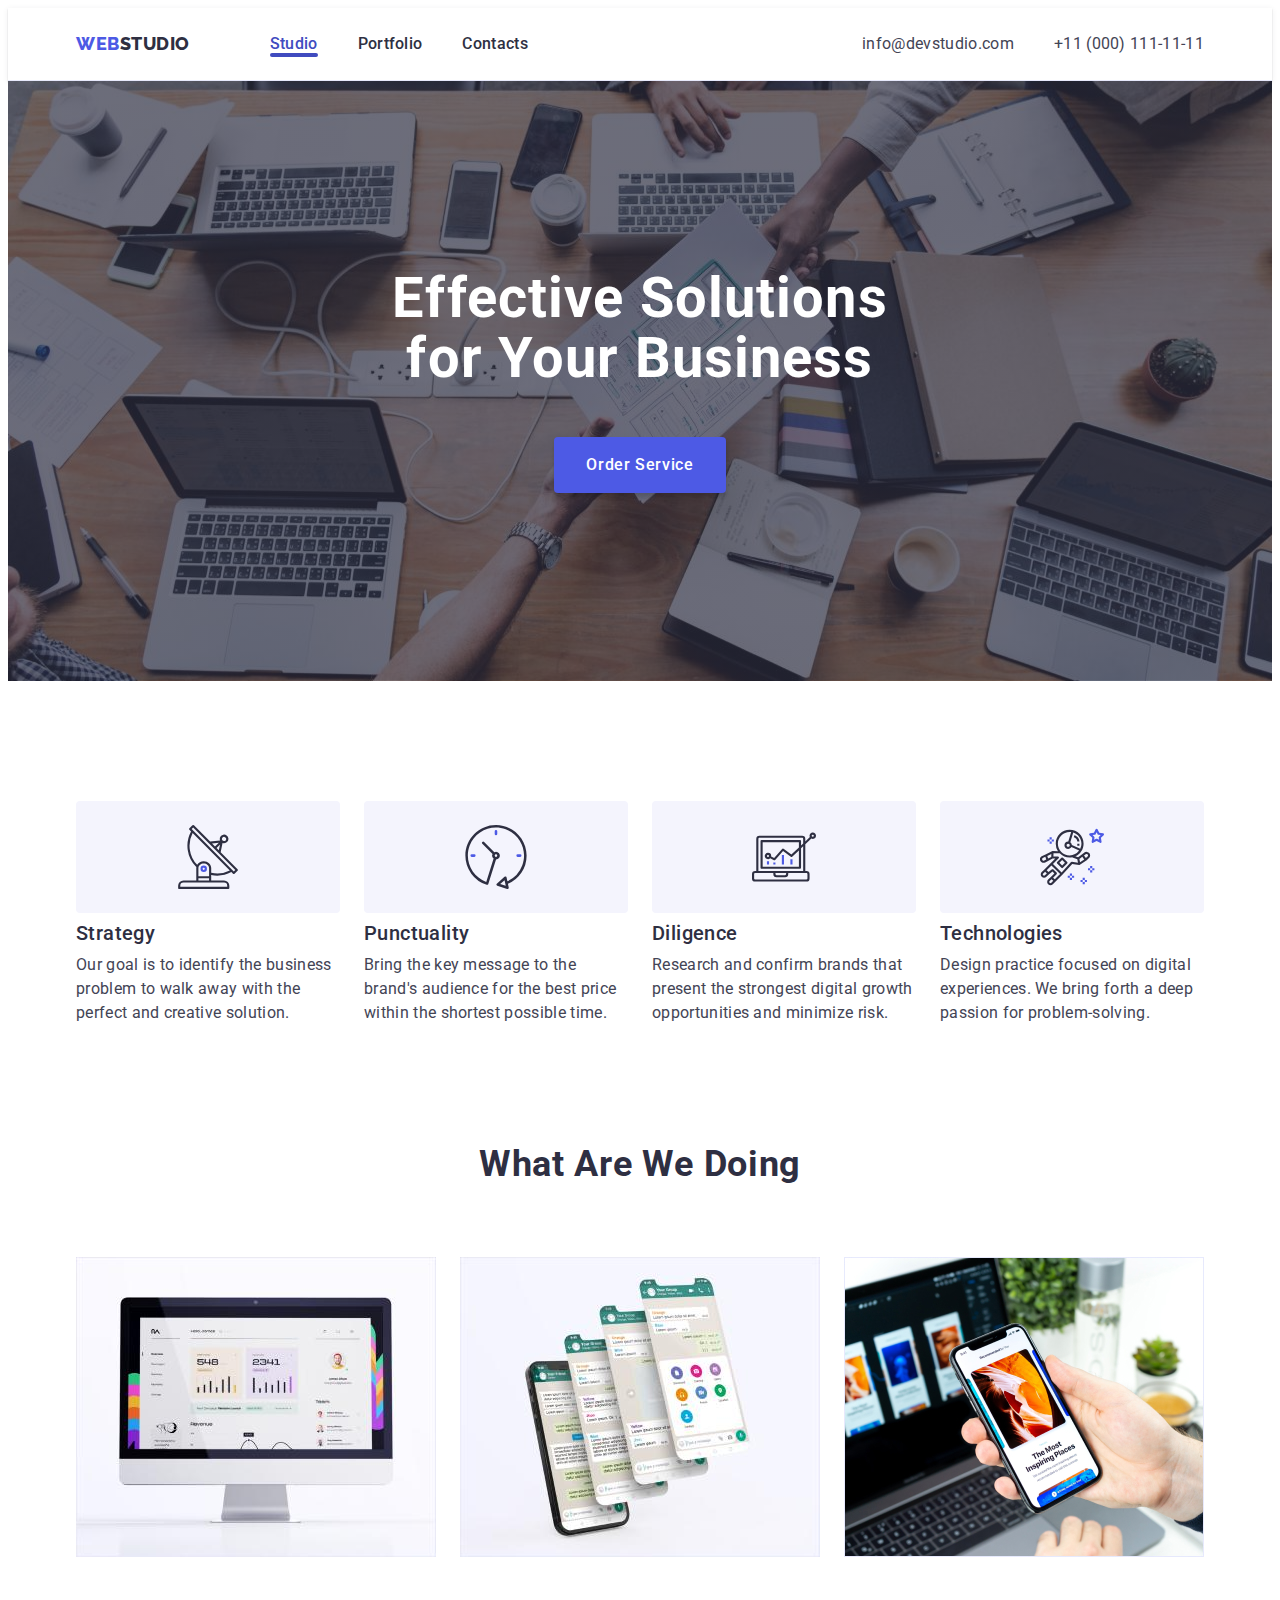
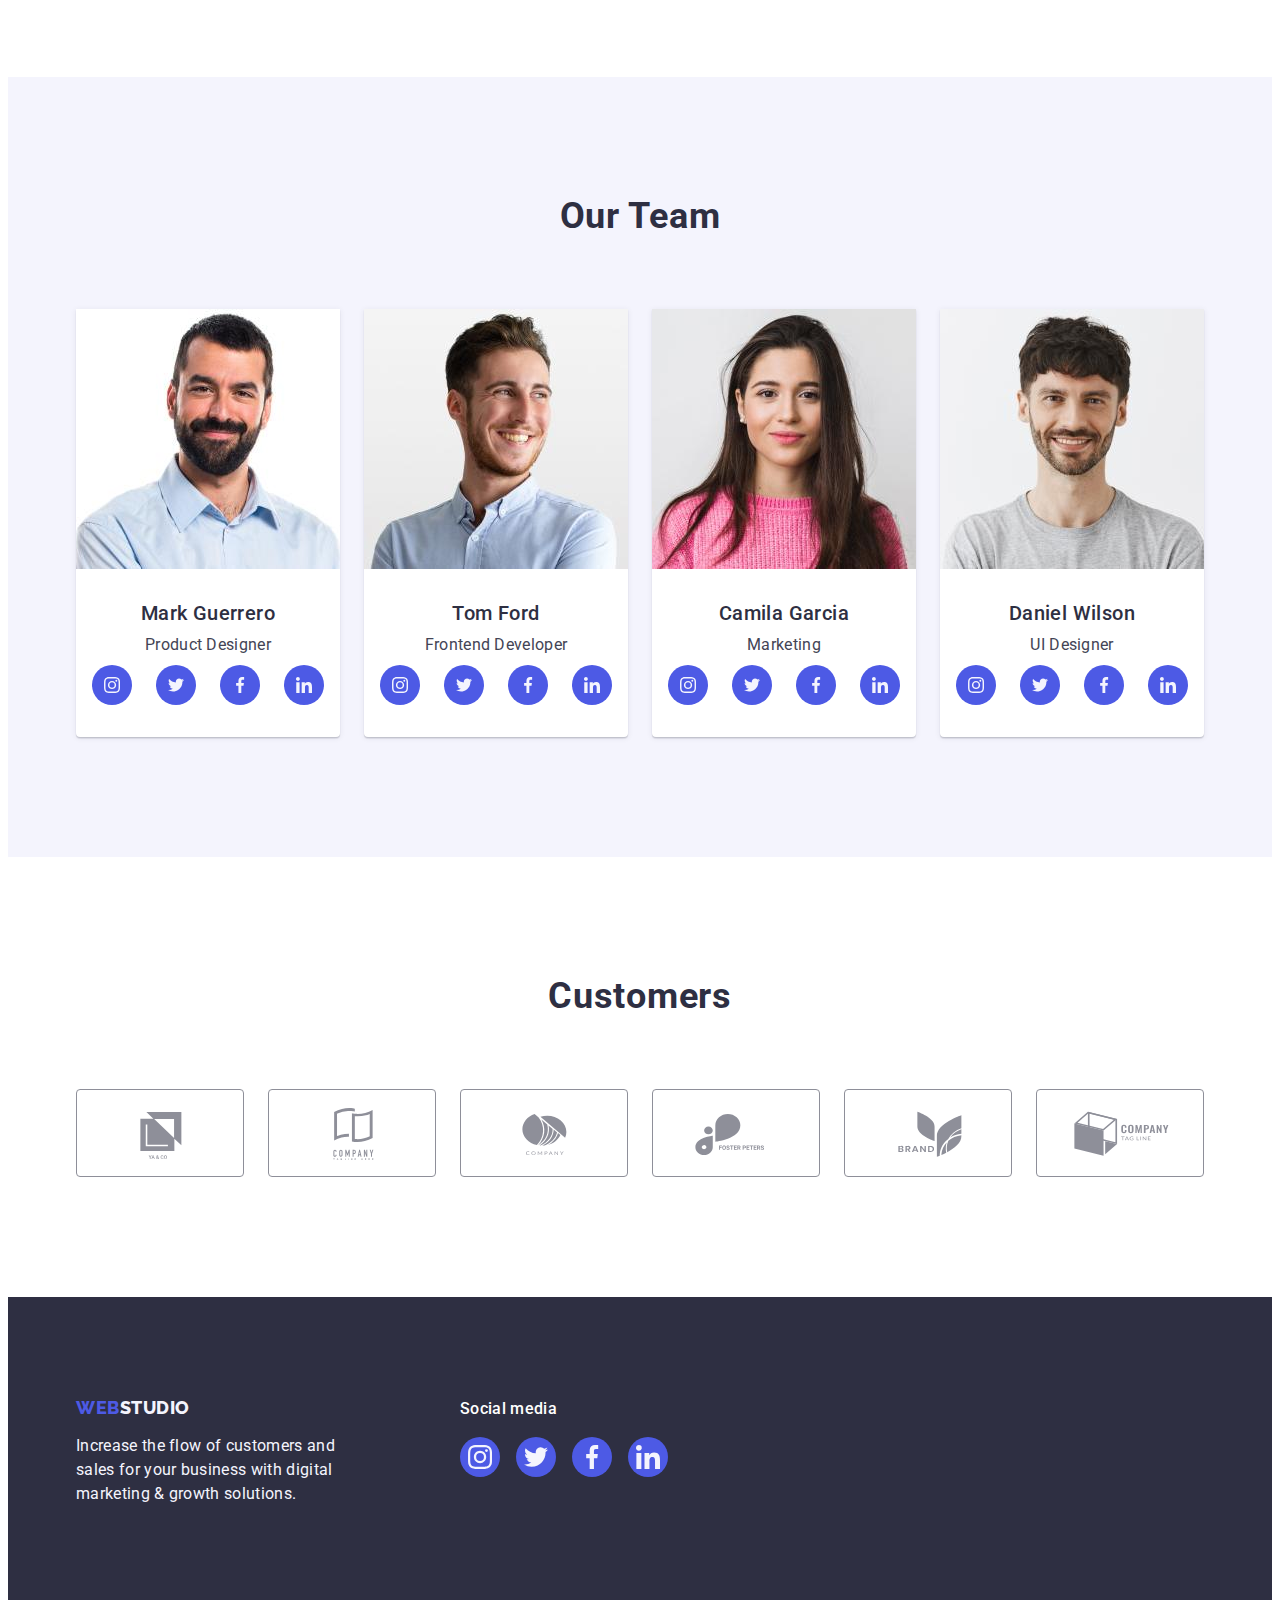
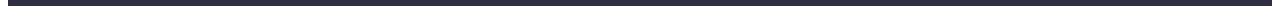
<file: index.html>
<!DOCTYPE html>
<html lang="en">

<head>
    <meta charset="UTF-8">
    <meta http-equiv="X-UA-Compatible" content="IE=edge">
    <meta name="viewport" content="width=device-width, initial-scale=1.0">
    <link rel="preconnect" href="https://fonts.googleapis.com">
    <link rel="preconnect" href="https://fonts.gstatic.com" crossorigin>
    <link
        href="https://fonts.googleapis.com/css2?family=Poltawski+Nowy:ital,wght@1,500&family=Raleway:wght@800&family=Roboto:wght@400;500;700&display=swap"
        rel="stylesheet" />
    <link rel="stylesheet" href="https://cdnjs.cloudflare.com/ajax/libs/modern-normalize/2.0.0/modern-normalize.min.css"
        integrity="sha512-4xo8blKMVCiXpTaLzQSLSw3KFOVPWhm/TRtuPVc4WG6kUgjH6J03IBuG7JZPkcWMxJ5huwaBpOpnwYElP/m6wg=="
        crossorigin="anonymous" referrerpolicy="no-referrer" />
    <link rel="stylesheet" href="./css/styles.css" />
    <title>Webstudio</title>
</head>

<body>
    <header class="header-page">
        <div class="header-container container">
            <nav class="header-nav">
                <a class="header-logo-blue link" href="./index.html">Web<span class="header-logo-black">Studio</span>
                </a>
                <ul class="header-nav-list list">
                    <li class="header-nav-item">
                        <a class="header-nav-link link current" href="./index.html">Studio</a>
                    </li>
                    <li class="header-nav-item">
                        <a class="header-nav-link link" href="./portfolio.html">Portfolio</a>
                    </li>
                    <li class="header-nav-item">
                        <a class="header-nav-link link" href="">Contacts</a>
                    </li>
                </ul>
            </nav>
            <address class="header-contacts">
                <ul class="header-contacts-list list">
                    <li class="header-contacts-item">
                        <a class="header-contacts-link link" href="mailto:info@devstudio.com">info@devstudio.com</a>
                    </li>
                    <li class="header-contacts-item">
                        <a class="header-contacts-link link" href="tel:+110001111111">+11 (000) 111-11-11</a>
                    </li>
                </ul>
            </address>
        </div>
    </header>
    <!--HERO-->
    <main>
        <section class="hero-section hero-section-bg-img">
            <div class="container">
                <h1 class="hero-title">Effective Solutions for Your Business</h1>
                <button class="hero-button" type="button" data-modal-open>Order Service</button>
            </div>
        </section>
        <!--BENEFITS-->
        <section class="benefits">
            <div class="container">
                <h2 class="visually-hidden">Our benefits</h2>
                <ul class="benefits-list list">
                    <li class="benefits-item">
                        <div class="benefits-cover">
                            <svg class="benefits-icon" aria-label="antenna" width="64" height="64">
                                <use href="./images/icons.svg#icon-antenna"></use>
                            </svg>
                        </div>
                        <h3 class="benefits-title">Strategy</h3>
                        <p class="benefits-text">Our goal is to identify the business
                            problem to walk away with the perfect and creative solution.</p>
                    </li>
                    <li class="benefits-item">
                        <div class="benefits-cover">
                            <svg class="benefits-icon" aria-label="clock" width="64" height="64">
                                <use href="./images/icons.svg#icon-clock"></use>
                            </svg>
                        </div>
                        <h3 class="benefits-title">Punctuality</h3>
                        <p class="benefits-text">Bring the key message to the brand's audience for
                            the best price within the shortest possible time.
                        </p>
                    </li>
                    <li class="benefits-item">
                        <div class="benefits-cover">
                            <svg class="benefits-icon" aria-label="diagram" width="64" height="64">
                                <use href="./images/icons.svg#icon-diagram"></use>
                            </svg>
                        </div>
                        <h3 class="benefits-title">Diligence</h3>
                        <p class="benefits-text">Research and confirm brands that present the
                            strongest digital growth opportunities and minimize risk.
                        </p>
                    </li>
                    <li class="benefits-item">
                        <div class="benefits-cover">
                            <svg class="benefits-icon" aria-label="astronaut" width="64" height="64">
                                <use href="./images/icons.svg#icon-astronaut"></use>
                            </svg>
                        </div>
                        <h3 class="benefits-title">Technologies</h3>
                        <p class="benefits-text">Design practice focused on digital experiences.
                            We bring forth a deep passion for
                            problem-solving.
                        </p>
                    </li>
                </ul>
            </div>
        </section>
        <!--Preview-->
        <section class="preview">
            <div class="container">
                <h2 class="preview-title">What are we doing</h2>
                <ul class="preview-list list">
                    <li class="preview-item">
                        <img src="./images/what-are-we-doing/img1.jpg" alt="Computer interface" width="360"
                            height="300" />
                    </li>
                    <li class="preview-item">
                        <img src="./images/what-are-we-doing/img2.jpg" alt="Apps interface" width="360" height="300" />
                    </li>
                    <li class="preview-item">
                        <img src="./images/what-are-we-doing/img3.jpg" alt="Webpage interface" width="360"
                            height="300" />
                    </li>
                </ul>
            </div>
        </section>
        <!--Team members-->
        <section class="team">
            <div class="container">
                <h2 class="team-title">Our Team</h2>
                <ul class="team-list list">
                    <li class="team-item">
                        <img src="./images/our-team/img-mark.jpg" alt="Mark Guerrero" width="264" height="260" />
                        <div class="team-cover">
                            <h3 class="team-member">Mark Guerrero</h3>
                            <p class="team-occupation">Product Designer</p>
                            <ul class="team-icons list">
                                <li class="team-icons-item">
                                    <a href="" class="team-icons-link">
                                        <svg class="team-icon" aria-label="instagram" width="16" height="16">
                                            <use href="./images/icons.svg#icon-instagram-2"></use>
                                        </svg>
                                    </a>
                                </li>
                                <li class="team-icons-item">
                                    <a href="" class="team-icons-link">
                                        <svg class="team-icon" aria-label="twitter" width="16" height="16">
                                            <use href="./images/icons.svg#icon-twitter-1"></use>
                                        </svg>
                                    </a>
                                </li>
                                <li class="team-icons-item">
                                    <a href="" class="team-icons-link">
                                        <svg class="team-icon" aria-label="facebook" width="16" height="16">
                                            <use href="./images/icons.svg#icon-facebook-1"></use>
                                        </svg>
                                    </a>
                                </li>
                                <li class="team-icons-item">
                                    <a href="" class="team-icons-link">
                                        <svg class="team-icon" aria-label="linkedin" width="16" height="16">
                                            <use href="./images/icons.svg#icon-linkedin-1"></use>
                                        </svg>
                                    </a>
                                </li>
                            </ul>
                        </div>
                    </li>
                    <li class="team-item">
                        <img src="./images/our-team/img-tom.jpg" alt="Tom Ford" width="264" height="260" />
                        <div class="team-cover">
                            <h3 class="team-member">Tom Ford</h3>
                            <p class="team-occupation">Frontend Developer</p>
                            <ul class="team-icons list">
                                <li class="team-icons-item">
                                    <a href="" class="team-icons-link">
                                        <svg class="team-icon" aria-label="instagram" width="16" height="16">
                                            <use href="./images/icons.svg#icon-instagram-2"></use>
                                        </svg>
                                    </a>
                                </li>
                                <li class="team-icons-item">
                                    <a href="" class="team-icons-link">
                                        <svg class="team-icon" aria-label="twitter" width="16" height="16">
                                            <use href="./images/icons.svg#icon-twitter-1"></use>
                                        </svg>
                                    </a>
                                </li>
                                <li class="team-icons-item">
                                    <a href="" class="team-icons-link">
                                        <svg class="team-icon" aria-label="facebook" width="16" height="16">
                                            <use href="./images/icons.svg#icon-facebook-1"></use>
                                        </svg>
                                    </a>
                                </li>
                                <li class="team-icons-item">
                                    <a href="" class="team-icons-link">
                                        <svg class="team-icon" aria-label="linkedin" width="16" height="16">
                                            <use href="./images/icons.svg#icon-linkedin-1"></use>
                                        </svg>
                                    </a>
                                </li>
                            </ul>
                        </div>
                    </li>
                    <li class="team-item">
                        <img src="./images/our-team/img-camila.jpg" alt="Camila Garcia" width="264" height="260" />
                        <div class="team-cover">
                            <h3 class="team-member">Camila Garcia</h3>
                            <p class="team-occupation">Marketing</p>
                            <ul class="team-icons list">
                                <li class="team-icons-item">
                                    <a href="" class="team-icons-link">
                                        <svg class="team-icon" aria-label="instagram" width="16" height="16">
                                            <use href="./images/icons.svg#icon-instagram-2"></use>
                                        </svg>
                                    </a>
                                </li>
                                <li class="team-icons-item">
                                    <a href="" class="team-icons-link">
                                        <svg class="team-icon" aria-label="twitter" width="16" height="16">
                                            <use href="./images/icons.svg#icon-twitter-1"></use>
                                        </svg>
                                    </a>
                                </li>
                                <li class="team-icons-item">
                                    <a href="" class="team-icons-link">
                                        <svg class="team-icon" aria-label="facebook" width="16" height="16">
                                            <use href="./images/icons.svg#icon-facebook-1"></use>
                                        </svg>
                                    </a>
                                </li>
                                <li class="team-icons-item">
                                    <a href="" class="team-icons-link">
                                        <svg class="team-icon" aria-label="linkedin" width="16" height="16">
                                            <use href="./images/icons.svg#icon-linkedin-1"></use>
                                        </svg>
                                    </a>
                                </li>
                            </ul>
                        </div>
                    </li>
                    <li class="team-item">
                        <img src="./images/our-team/img-daniel.jpg" alt="Daniel Wilson" width="264" height="260" />
                        <div class="team-cover">
                            <h3 class="team-member">Daniel Wilson</h3>
                            <p class="team-occupation">UI Designer</p>
                            <ul class="team-icons list">
                                <li class="team-icons-item">
                                    <a href="" class="team-icons-link">
                                        <svg class="team-icon" aria-label="instagram" width="16" height="16">
                                            <use href="./images/icons.svg#icon-instagram-2"></use>
                                        </svg>
                                    </a>
                                </li>
                                <li class="team-icons-item">
                                    <a href="" class="team-icons-link">
                                        <svg class="team-icon" aria-label="twitter" width="16" height="16">
                                            <use href="./images/icons.svg#icon-twitter-1"></use>
                                        </svg>
                                    </a>
                                </li>
                                <li class="team-icons-item">
                                    <a href="" class="team-icons-link">
                                        <svg class="team-icon" aria-label="facebook" width="16" height="16">
                                            <use href="./images/icons.svg#icon-facebook-1"></use>
                                        </svg>
                                    </a>
                                </li>
                                <li class="team-icons-item">
                                    <a href="" class="team-icons-link">
                                        <svg class="team-icon" aria-label="linkedin" width="16" height="16">
                                            <use href="./images/icons.svg#icon-linkedin-1"></use>
                                        </svg>
                                    </a>
                                </li>
                            </ul>
                        </div>
                    </li>
                </ul>
            </div>
        </section>

        <!--CUSTOMERS SECTION-->

        <section class="customers">
            <div class="container">
                <h2 class="customers-title">Customers</h2>
                <ul class="customers-list list">
                    <li class="customers-item">
                        <a href="" class="customers-link">
                            <svg class="customers-icon" aria-label="customers-logo" width="104" height="56">
                                <use href="./images/icons.svg#icon-Logo"></use>
                            </svg> </a>
                    </li>
                    <li class="customers-item">
                        <a href="" class="customers-link">
                            <svg class="customers-icon" aria-label="customers-logo" width="104" height="56">
                                <use href="./images/icons.svg#icon-Logo-1"></use>
                            </svg> </a>
                    </li>
                    <li class="customers-item">
                        <a href="" class="customers-link">
                            <svg class="customers-icon" aria-label="customers-logo" width="104" height="56">
                                <use href="./images/icons.svg#icon-Logo-2"></use>
                            </svg> </a>
                    </li>
                    <li class="customers-item">
                        <a href="" class="customers-link">
                            <svg class="customers-icon" aria-label="customers-logo" width="104" height="56">
                                <use href="./images/icons.svg#icon-Logo-3"></use>
                            </svg> </a>
                    </li>
                    <li class="customers-item">
                        <a href="" class="customers-link">
                            <svg class="customers-icon" aria-label="customers-logo" width="104" height="56">
                                <use href="./images/icons.svg#icon-Logo-4"></use>
                            </svg> </a>
                    </li>
                    <li class="customers-item">
                        <a href="" class="customers-link">
                            <svg class="customers-icon" aria-label="customers-logo" width="104" height="56">
                                <use href="./images/icons.svg#icon-Logo-5"></use>
                            </svg> </a>
                    </li>
                </ul>
            </div>
        </section>
    </main>

    <!--Footer-->

    <footer class="footer">
        <div class="footer-container container">
            <div class="footer-logo-cover">
                <a class="footer-logo-blue link" href="./index.html">Web<span class="footer-logo-white">Studio</span>
                </a>
                <p class="footer-subtext">Increase the flow of customers and sales for your business
                    with digital marketing & growth solutions.
                </p>
            </div>

            <div class="footer-cover">
                <p class="footer-media-subtext">Social media</p>
                <ul class="footer-media-list list">
                    <li class="footer-media-item">
                        <a href="" class="footer-media-link">
                            <svg class="footer-icon" aria-label="icon-instagram" width="24" height="24">
                                <use href="./images/icons.svg#icon-instagram-2"></use>
                            </svg>
                        </a>
                    </li>
                    <li class="footer-media-item">
                        <a href="" class="footer-media-link">
                            <svg class="footer-icon" aria-label="icon-twitter" width="24" height="24">
                                <use href="./images/icons.svg#icon-twitter-1"></use>
                            </svg>
                        </a>
                    </li>
                    <li class="footer-media-item">
                        <a href="" class="footer-media-link">
                            <svg class="footer-icon" aria-label="icon-facebook" width="24" height="24">
                                <use href="./images/icons.svg#icon-facebook-1"></use>
                            </svg>
                        </a>
                    </li>
                    <li class="footer-media-item">
                        <a href="" class="footer-media-link">
                            <svg class="footer-icon" aria-label="icon-linkedin" width="24" height="24">
                                <use href="./images/icons.svg#icon-linkedin-1"></use>
                            </svg>
                        </a>
                    </li>
                </ul>
            </div>
        </div>
    </footer>

    <div class="backdrop is-hidden" data-modal>
        <div class="modal">
            <button class="modal-button-close" type="button" data-modal-close>
                <svg class="modal-icon-close" aria-label="icon-modal-close" width="8" height="8">
                    <use href="./images/icons.svg#icon-close-icon"></use>
                </svg>
            </button>
        </div>
    </div>

    <script src="./js/modal.js"></script>

</body>

</html>
</file>
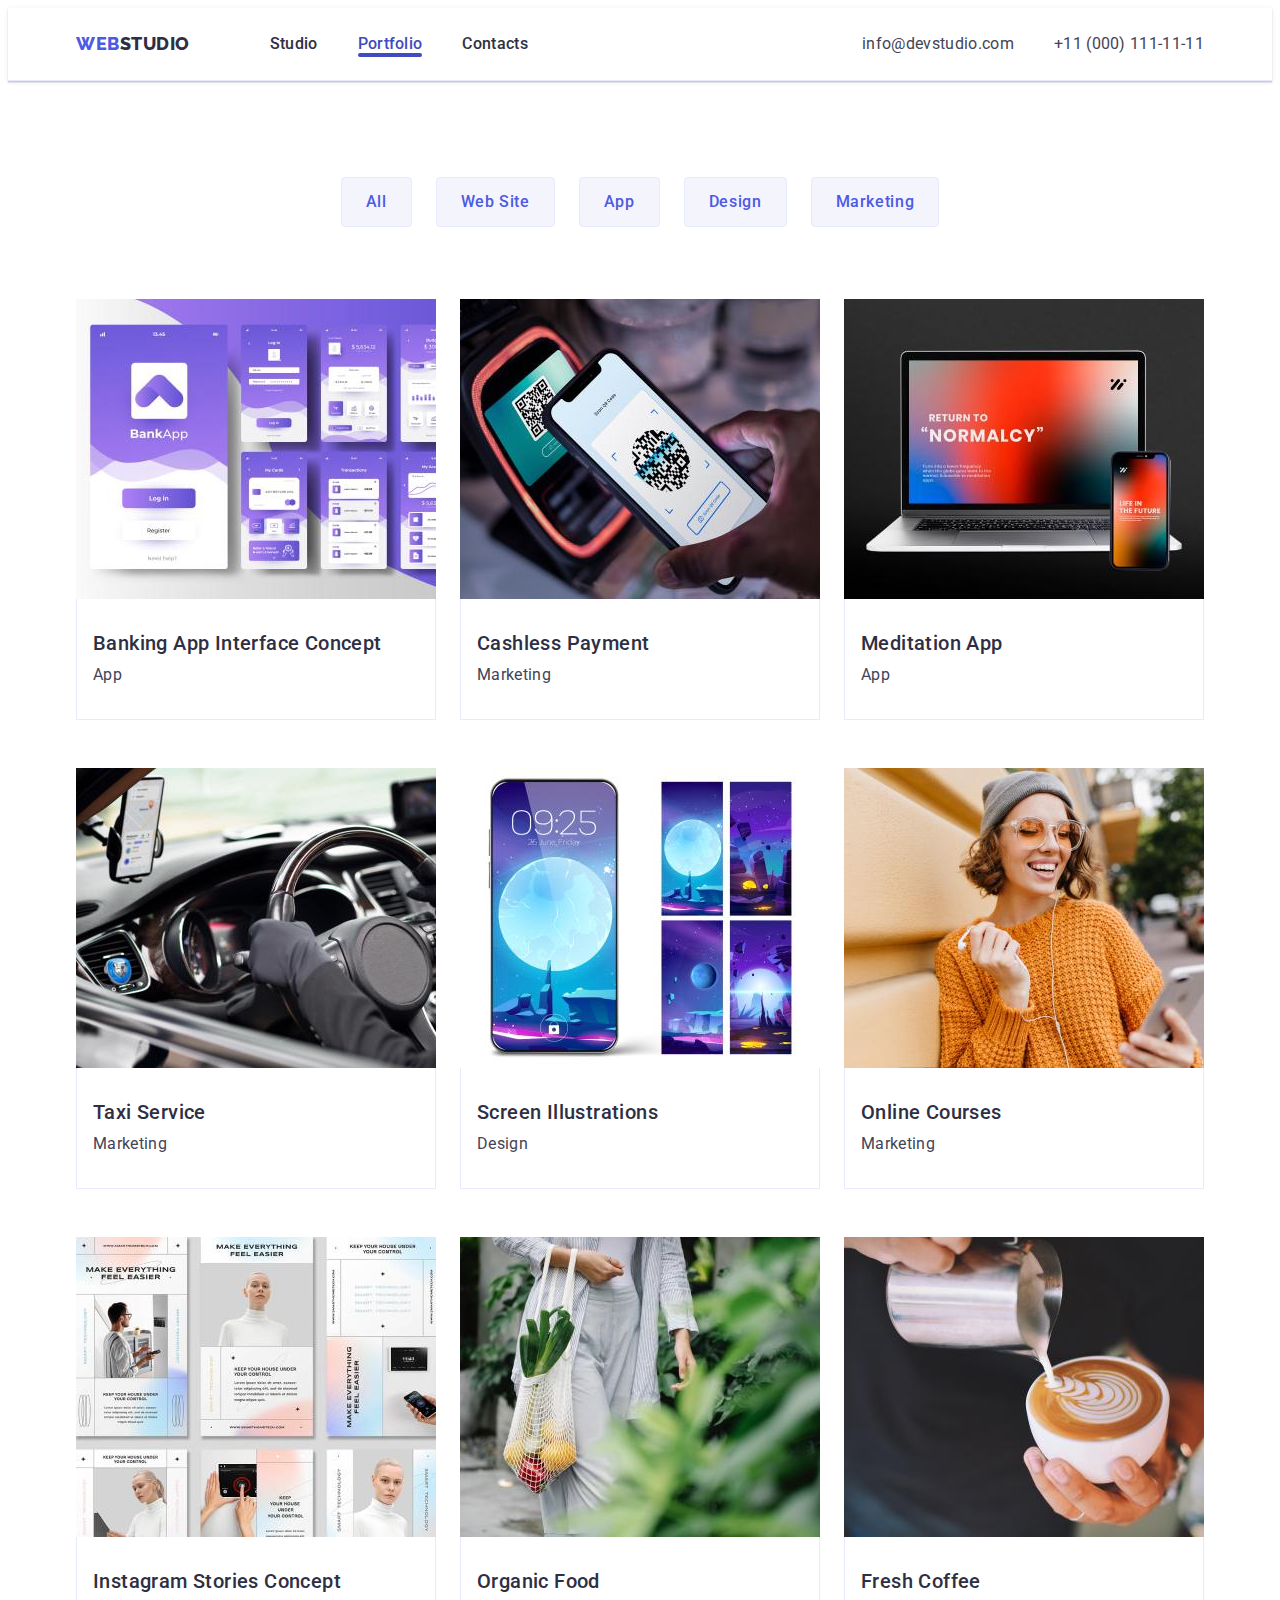
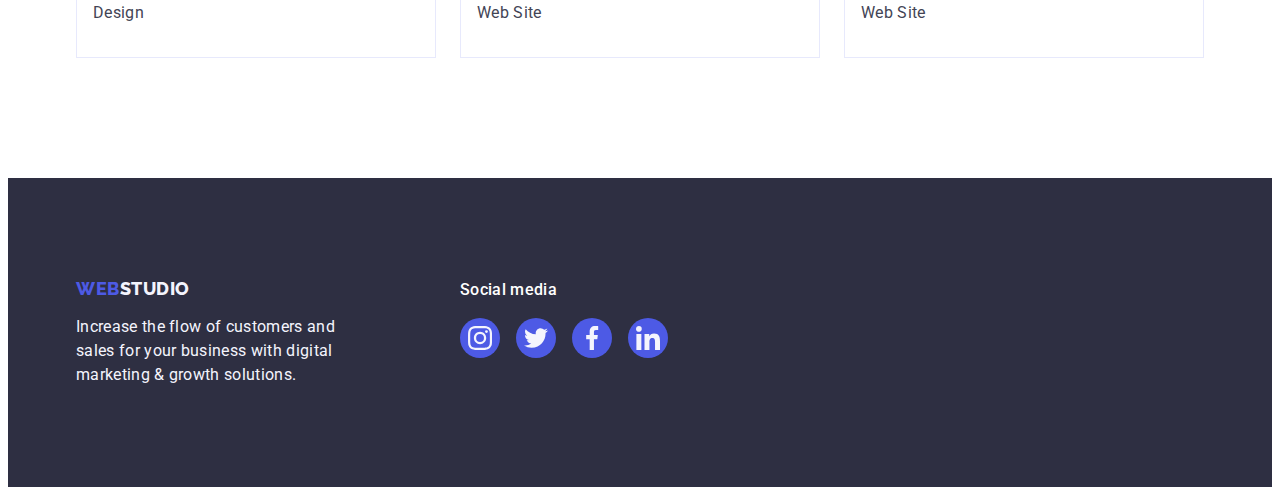
<file: portfolio.html>
<!DOCTYPE html>
<html lang="en">

<head>
    <meta charset="UTF-8">
    <meta http-equiv="X-UA-Compatible" content="IE=edge">
    <meta name="viewport" content="width=device-width, initial-scale=1.0">
    <link rel="preconnect" href="https://fonts.googleapis.com">
    <link rel="preconnect" href="https://fonts.gstatic.com" crossorigin>
    <link
        href="https://fonts.googleapis.com/css2?family=Poltawski+Nowy:ital,wght@1,500&family=Raleway:wght@800&family=Roboto:wght@400;500;700&display=swap"
        rel="stylesheet" />
    <link rel="stylesheet" href="https://cdnjs.cloudflare.com/ajax/libs/modern-normalize/2.0.0/modern-normalize.min.css"
        integrity="sha512-4xo8blKMVCiXpTaLzQSLSw3KFOVPWhm/TRtuPVc4WG6kUgjH6J03IBuG7JZPkcWMxJ5huwaBpOpnwYElP/m6wg=="
        crossorigin="anonymous" referrerpolicy="no-referrer" />
    <link rel="stylesheet" href="./css/styles.css" />
    <title>Webstudio</title>
</head>

<body>
    <header class="header-page">
        <div class="header-container container">
            <nav class="header-nav">
                <a class="header-logo-blue link" href="./index.html">Web<span class="header-logo-black">Studio</span>
                </a>
                <ul class="header-nav-list list">
                    <li class="header-nav-item">
                        <a class="header-nav-link link" href="./index.html">Studio</a>
                    </li>
                    <li class="header-nav-item">
                        <a class="header-nav-link link current" href="./portfolio.html">Portfolio</a>
                    </li>
                    <li class="header-nav-item">
                        <a class="header-nav-link link" href="">Contacts</a>
                    </li>
                </ul>
            </nav>
            <address class="header-contacts">
                <ul class="header-contacts-list list">
                    <li class="header-contacts-item">
                        <a class="header-contacts-link link" href="mailto:info@devstudio.com">info@devstudio.com</a>
                    </li>
                    <li class="header-contacts-item">
                        <a class="header-contacts-link link" href="tel:+110001111111">+11 (000) 111-11-11</a>
                    </li>
                </ul>
            </address>
        </div>
    </header>

    <!--Proposal Gallery-->

    <main>
        <section class="proposals">
            <div class="container">
                <h1 class="visually-hidden">Proposals</h1>
                <ul class="nav-list-proposals list">
                    <li>
                        <button class="nav-button-proposals" type="button">All</button>
                    </li>
                    <li>
                        <button class="nav-button-proposals" type="button">Web Site</button>
                    </li>
                    <li>
                        <button class="nav-button-proposals" type="button">App</button>
                    </li>
                    <li>
                        <button class="nav-button-proposals" type="button">Design</button>
                    </li>
                    <li>
                        <button class="nav-button-proposals" type="button">Marketing</button>
                    </li>
                </ul>

                <!--All-->

                <ul class="product-list list">
                    <li class="product-item">
                        <a class="product-link link" tabindex="0">
                            <div class="product-overley-cover">
                                <img class="product-image" src="./images/portfolio/banking.jpg"
                                    alt="Banking App Interface Concept" width="360" height="300" />
                                <p class="product-oveley-text">14 Stylish and User-Friendly App Design Concepts · Task
                                    Manager App · Calorie Tracker App · Exotic Fruit Ecommerce
                                    App · Cloud Storage App</p>
                            </div>
                            <div class="product-cover">
                                <h2 class="product-title">Banking App Interface Concept</h2>
                                <p class="product-type">App</p>
                            </div>
                        </a>
                    </li>
                    <li class="product-item">
                        <a class="product-link link" tabindex="0">
                            <div class="product-overley-cover">
                                <img class="product-image" src="./images/portfolio/payment.jpg" alt="Cashless Payment"
                                    width="360" height="300" />
                                <p class="product-oveley-text">14 Stylish and User-Friendly App Design Concepts · Task
                                    Manager App · Calorie Tracker App · Exotic Fruit Ecommerce
                                    App · Cloud Storage App</p>
                            </div>
                            <div class="product-cover">
                                <h2 class="product-title">Cashless Payment</h2>
                                <p class="product-type">Marketing</p>
                            </div>
                        </a>
                    </li>
                    <li class="product-item">
                        <a class="product-link link" tabindex="0">
                            <div class="product-overley-cover">
                                <img class="pr-image" src="./images/portfolio/meditation.jpg" alt="Meditation App"
                                    width="360" height="360" />
                                <p class="product-oveley-text">14 Stylish and User-Friendly App Design Concepts · Task
                                    Manager App · Calorie Tracker App · Exotic Fruit Ecommerce
                                    App · Cloud Storage App</p>
                            </div>
                            <div class="product-cover">
                                <h2 class="product-title">Meditation App</h2>
                                <p class="product-type">App</p>
                            </div>
                        </a>
                    </li>
                    <li class="product-item">
                        <a class="product-link link" tabindex="0">
                            <div class="product-overley-cover">
                                <img class="product-image" src="./images/portfolio/taxi.jpg" alt="Taxi Service"
                                    width="360" height="300" />
                                <p class="product-oveley-text">14 Stylish and User-Friendly App Design Concepts · Task
                                    Manager App · Calorie Tracker App · Exotic Fruit Ecommerce
                                    App · Cloud Storage App</p>
                            </div>
                            <div class="product-cover">
                                <h2 class="product-title">Taxi Service</h2>
                                <p class="product-type">Marketing</p>
                            </div>
                        </a>
                    </li>
                    <li class="product-item">
                        <a class="product-link link" tabindex="0">
                            <div class="product-overley-cover">
                                <img class="product-image" src="./images/portfolio/screen.jpg"
                                    alt="Screen Illustrations" width="360" height="300" />
                                <p class="product-oveley-text">14 Stylish and User-Friendly App Design Concepts · Task
                                    Manager App · Calorie Tracker App · Exotic Fruit Ecommerce
                                    App · Cloud Storage App</p>
                            </div>
                            <div class="product-cover">
                                <h2 class="product-title">Screen Illustrations</h2>
                                <p class="product-type">Design</p>
                            </div>
                        </a>
                    </li>
                    <li class="product-item">
                        <a class="product-link link" tabindex="0">
                            <div class="product-overley-cover">
                                <img class="product-image" src="./images/portfolio/courses.jpg" alt="Online Courses"
                                    width="360" height="300" />
                                <p class="product-oveley-text">14 Stylish and User-Friendly App Design Concepts · Task
                                    Manager App · Calorie Tracker App · Exotic Fruit Ecommerce
                                    App · Cloud Storage App</p>
                            </div>
                            <div class="product-cover">
                                <h2 class="product-title">Online Courses</h2>
                                <p class="product-type">Marketing</p>
                            </div>
                        </a>
                    </li>
                    <li class="product-item">
                        <a class="product-link link" tabindex="0">
                            <div class="product-overley-cover">
                                <img class="product-image" src="./images/portfolio/instagram.jpg"
                                    alt="Instagram Stories Concept" width="360" height="360" />
                                <p class="product-oveley-text">14 Stylish and User-Friendly App Design Concepts · Task
                                    Manager App · Calorie Tracker App · Exotic Fruit Ecommerce
                                    App · Cloud Storage App</p>
                            </div>
                            <div class="product-cover">
                                <h2 class="product-title">Instagram Stories Concept</h2>
                                <p class="product-type">Design</p>
                            </div>
                        </a>
                    </li>
                    <li class="product-item">
                        <a class="product-link link" tabindex="0">
                            <div class="product-overley-cover">
                                <img class="product-image" src="./images/portfolio/food.jpg" alt="Organic Food"
                                    width="360" height="300" />
                                <p class="product-oveley-text">14 Stylish and User-Friendly App Design Concepts · Task
                                    Manager App · Calorie Tracker App · Exotic Fruit Ecommerce
                                    App · Cloud Storage App</p>
                            </div>
                            <div class="product-cover">
                                <h2 class="product-title">Organic Food</h2>
                                <p class="product-type">Web Site</p>
                            </div>
                        </a>
                    </li>
                    <li class="product-item">
                        <a class="product-link link" tabindex="0">
                            <div class="product-overley-cover">
                                <img class="product-image" src="./images/portfolio/coffee.jpg" alt="Fresh Coffee"
                                    width="360" height="300" />
                                <p class="product-oveley-text">14 Stylish and User-Friendly App Design Concepts · Task
                                    Manager App · Calorie Tracker App · Exotic Fruit Ecommerce
                                    App · Cloud Storage App</p>
                            </div>
                            <div class="product-cover">
                                <h2 class="product-title">Fresh Coffee</h2>
                                <p class="product-type">Web Site</p>
                            </div>
                        </a>
                    </li>
                </ul>
            </div>
        </section>
    </main>

    <!--Footer-->

    <footer class="footer">
        <div class="footer-container container">
            <div class="footer-logo-cover">
                <a class="footer-logo-blue link" href="./index.html">Web<span class="footer-logo-white">Studio</span>
                </a>
                <p class="footer-subtext">Increase the flow of customers and sales for your business
                    with digital marketing & growth solutions.
                </p>
            </div>

            <div class="footer-cover">
                <p class="footer-media-subtext">Social media</p>
                <ul class="footer-media-list list">
                    <li class="footer-media-item">
                        <a href="" class="footer-media-link">
                            <svg class="footer-icon" aria-label="icon-instagram" width="24" height="24">
                                <use href="./images/icons.svg#icon-instagram-2"></use>
                            </svg>
                        </a>
                    </li>
                    <li class="footer-media-item">
                        <a href="" class="footer-media-link">
                            <svg class="footer-icon" aria-label="icon-twitter" width="24" height="24">
                                <use href="./images/icons.svg#icon-twitter-1"></use>
                            </svg>
                        </a>
                    </li>
                    <li class="footer-media-item">
                        <a href="" class="footer-media-link">
                            <svg class="footer-icon" aria-label="icon-facebook" width="24" height="24">
                                <use href="./images/icons.svg#icon-facebook-1"></use>
                            </svg>
                        </a>
                    </li>
                    <li class="footer-media-item">
                        <a href="" class="footer-media-link">
                            <svg class="footer-icon" aria-label="icon-linkedin" width="24" height="24">
                                <use href="./images/icons.svg#icon-linkedin-1"></use>
                            </svg>
                        </a>
                    </li>
                </ul>
            </div>
        </div>
    </footer>

</body>

</html>
</file>
<file: css/styles.css>
:root {
  --color-white: #ffffff;
  --primary-color: #2e2f42;
  --accent-color: #4d5ae5;
  --color-ocean: #404bbf;
  --color-slate: #434455;
  --color-cloud: #f4f4fd;
  --color-cornflower: #e7e9fc;
  --color-green: #31d0aa;
  --color-light-slate: #8e8f99;
  --color-dairy: #fcfcfc;
}

*,
*::before,
*::after {
  box-sizing: border-box;
}

body {
  font-family: "Roboto", sans-serif;
  color: var(--color-slate);
  background-color: var(--color-white);
  font-size: 16px;
  line-height: 1.5;
}

.list {
  list-style: none;
}

.link {
  text-decoration: none;
}

h1,
h2,
h3,
h4,
h5,
h6,
p,
ul {
  margin: 0;
  padding: 0;
}

input,
textarea,
button {
  font: inherit;
}

a {
  text-decoration: none;
  outline: none;
}

img {
  display: block;
  max-width: 100%;
  height: auto;
}

button {
  cursor: pointer;
  color: currentColor;
}

.container {
  width: 1158px;
  margin-left: auto;
  margin-right: auto;
  padding-left: 15px;
  padding-right: 15px;
}

.visually-hidden {
  position: absolute;
  width: 1px;
  height: 1px;
  margin: -1px;
  border: 0;
  padding: 0;
  white-space: nowrap;
  clip-path: inset(100%);
  clip: rect(0 0 0 0);
  overflow: hidden;
  gap: 24px;
}

/* PAGE STUDIO */

.header-page {
  border-bottom: 1px solid var(--color-cornflower);
  padding: 24px 0;
  box-shadow: 0px 2px 1px rgba(46, 47, 66, 0.08),
    0px 1px 1px rgba(46, 47, 66, 0.16), 0px 1px 6px rgba(46, 47, 66, 0.08);
}

.header-container {
  display: flex;
  align-items: center;
  justify-content: space-between;
}

.header-nav {
  display: flex;
  align-items: center;
  justify-content: space-between;
  width: 100%;
  max-width: 452px;
}

.header-nav-list {
  display: flex;
  gap: 40px;
}

.hero-section-bg-img {
  margin: 0 auto;
  max-width: 1440px;
  background-position: center;
  background-repeat: no-repeat;
  background-size: cover;
  background-image: linear-gradient(
      rgba(46, 47, 66, 0.7),
      rgba(46, 47, 66, 0.7)
    ),
    url("../images/img-name.jpg");
}

.header-logo-blue {
  display: inline-block;
  margin-right: 76px;

  color: var(--accent-color);
  font-family: "Raleway", sans-serif;
  font-weight: 800;
  font-size: 18px;
  line-height: 1.17;
  letter-spacing: 0.03em;
  text-transform: uppercase;
}

.header-logo-black {
  color: var(--primary-color);
  font-family: "Raleway", sans-serif;
  font-weight: 800;
  font-size: 18px;
  line-height: 1.17;
  letter-spacing: 0.03em;
  text-transform: uppercase;
}

.header-nav-link {
  position: relative;
  display: block;
  transition: color 250ms cubic-bezier(0.4, 0, 0.2, 1);

  color: var(--primary-color);
  font-weight: 500;
  font-size: 16px;
  line-height: 1.5;
  letter-spacing: 0.02em;
}

.header-nav-link:hover,
.header-nav-link:focus {
  color: var(--color-ocean);
}

.header-nav-link.current {
  color: var(--color-ocean);
}

.header-nav-link.current::after {
  content: "";
  display: block;
  width: 100%;
  height: 4px;
  border-radius: 2px;
  background-color: var(--color-ocean);
  position: absolute;
  bottom: -1px;
  left: 0;
}

.header-contacts-list {
  display: flex;
  gap: 40px;
}

.heder .header-contacts {
  font-style: normal;
  margin-left: auto;
}
.header-contacts-link {
  display: inline-block;
  font-style: normal;
  transition: color 250ms cubic-bezier(0.4, 0, 0.2, 1);

  color: var(--color-slate);
  font-weight: 400;
  font-size: 16px;
  line-height: 1.5;
  letter-spacing: 0.02em;
}
.header-contacts-link:hover,
.header-contacts-link:focus {
  color: var(--color-ocean);
}

/* HERO SECTION */

.hero-section-bg-img {
  margin: 0 auto;
  max-width: 1440px;
  background-position: center;
  background-repeat: no-repeat;
  background-size: cover;
  background-image: linear-gradient(
      rgba(46, 47, 66, 0.7),
      rgba(46, 47, 66, 0.7)
    ),
    url("../images/hero-bg.jpg");
}

.hero-section {
  background-color: var(--primary-color);
  padding: 188px 0;
}

.hero-title {
  max-width: 496px;
  text-align: center;
  margin: 0 auto 48px;

  color: var(--color-white);
  font-weight: 700;
  font-size: 56px;
  line-height: 1.07;
  letter-spacing: 0.02em;
  text-align: center;
}

.hero-button {
  border-radius: 4px;
  padding: 16px 32px 16px 32px;
  border: none;
  box-shadow: 0px 4px 4px 0px rgba(0, 0, 0, 0.15);
  display: block;
  margin: 0 auto;
  min-width: 169px;
  transition: background-color 250ms cubic-bezier(0.4, 0, 0.2, 1);

  color: var(--color-white);
  background-color: var(--accent-color);
  font-family: "Roboto", sans-serif;
  font-weight: 500;
  font-size: 16px;
  line-height: 1.5;
  letter-spacing: 0.04em;
  cursor: pointer;
}

.hero-button:hover,
.hero-button:focus {
  background-color: var(--color-ocean);
}

/* BENEFITS SECTION */

.benefits {
  padding: 120px 0;
}

.benefits-list {
  display: flex;
  gap: 24px;
}

.benefits-item {
  width: 264px;
}

.benefits-title {
  margin-bottom: 8px;

  color: var(--primary-color);
  font-weight: 500;
  font-size: 20px;
  line-height: 1.2;
  letter-spacing: 0.02em;
}

.benefits-text {
  color: var(--color-slate);
  font-weight: 400;
  font-size: 16px;
  line-height: 1.5;
  letter-spacing: 0.02em;
}

.benefits-cover {
  display: flex;
  align-items: center;
  justify-content: center;
  height: 112px;
  border-radius: 4px;
  background-color: var(--color-cloud);
  margin-bottom: 8px;
}

/* PREVIEW */

.preview {
  padding-bottom: 120px;
}

.preview-list {
  display: flex;
  gap: 24px;
}

.preview-title {
  margin-bottom: 72px;

  color: var(--primary-color);
  font-weight: 700;
  font-size: 36px;
  line-height: 1.11;
  text-align: center;
  text-transform: capitalize;
  letter-spacing: 0.02em;
}

/* OUR TEAM */

.team {
  background-color: var(--color-cloud);
  padding: 120px 0;
}

.team-title {
  margin-bottom: 72px;

  color: var(--primary-color);
  font-weight: 700;
  font-size: 36px;
  line-height: 1.11;
  text-align: center;
  letter-spacing: 0.02em;
  text-transform: capitalize;
}

.team-list {
  display: flex;
  gap: 24px;

  background-color: var(--color-cloud);
}

.team-item {
  box-shadow: 0px 2px 1px 0px rgba(46, 47, 66, 0.08),
    0px 1px 1px 0px rgba(46, 47, 66, 0.16),
    0px 1px 6px 0px rgba(46, 47, 66, 0.08);
  border-radius: 0px 0px 4px 4px;

  background-color: var(--color-white);
}

.team-cover {
  padding: 32px 0;
}

.team-member {
  text-align: center;
  margin-bottom: 8px;

  color: var(--primary-color);
  font-weight: 500;
  font-size: 20px;
  line-height: 1.2;
  letter-spacing: 0.02em;
}

.team-occupation {
  text-align: center;

  color: var(--color-slate);
  font-weight: 400;
  font-size: 16px;
  line-height: 1.5;
  letter-spacing: 0.02em;
  margin-bottom: 8px;
}

.team-icons {
  display: flex;
  align-items: center;
  justify-content: center;
  gap: 24px;
}

.team-icons-item {
  width: 40px;
  height: 40px;
}

.team-icons-link {
  display: flex;
  align-items: center;
  justify-content: center;
  width: 100%;
  height: 100%;
  background-color: var(--accent-color);
  border-radius: 50%;
  transition: background-color 250ms cubic-bezier(0.4, 0, 0.2, 1);
}

.team-icons-link:hover,
.team-icons-link:focus {
  background-color: var(--color-ocean);
}

.team-icon {
  fill: var(--color-cloud);
}

/* CUSTOMERS SECTION */

.customers {
  padding: 120px 0;
}

.customers-title {
  text-align: center;
  margin-bottom: 72px;

  color: var(--primary-color);
  font-weight: 700;
  font-size: 36px;
  line-height: 1.11;
  letter-spacing: 0.02em;
}

.customers-list {
  display: flex;
  align-items: center;
  justify-content: center;
  gap: 24px;
}

.customers-item {
  width: 168px;
  height: 88px;
}

.customers-link {
  display: flex;
  justify-content: center;
  align-items: center;
  width: 100%;
  height: 100%;
  color: var(--color-light-slate);
  border-radius: 4px;
  border: 1px solid var(--color-light-slate);
  transition: border-color 250ms cubic-bezier(0.4, 0, 0.2, 1),
    color 250ms cubic-bezier(0.4, 0, 0.2, 1);
  fill: currentColor;
}

.customers-link:hover,
.customers-link:focus {
  color: var(--color-ocean);
  border-color: var(--color-ocean);
  fill: var(--color-ocean);
}

/* FOOTER */

.footer {
  padding: 100px 0;

  background-color: var(--primary-color);
}

.footer-container {
  display: flex;
  align-items: baseline;
}

.footer-logo-cover {
  width: 264px;
  margin-right: 120px;
}

.footer-logo-blue {
  display: inline-block;
  margin-bottom: 16px;

  color: var(--accent-color);
  font-family: "Raleway", sans-serif;
  font-weight: 800;
  font-size: 18px;
  line-height: 1.17;
  letter-spacing: 0.03em;
  text-transform: uppercase;
}

.footer-logo-white {
  color: var(--color-cloud);
  font-family: "Raleway", sans-serif;
  font-weight: 800;
  font-size: 18px;
  line-height: 1.17;
  letter-spacing: 0.03em;
  text-transform: uppercase;
}

.footer-subtext {
  width: 264px;

  color: var(--color-cloud);
  font-weight: 400;
  font-size: 16px;
  line-height: 1.5;
  letter-spacing: 0.02em;
}

.footer-media-subtext {
  font-weight: 500;
  font-size: 16px;
  line-height: 1.5;
  letter-spacing: 0.02em;
  color: var(--color-white);
  margin-bottom: 16px;
}

.footer-media-list {
  display: flex;
  align-items: center;
  justify-content: start;
  gap: 16px;
}

.footer-media-item {
  width: 40px;
  height: 40px;
}

.footer-media-link {
  display: flex;
  align-items: center;
  justify-content: center;
  border-radius: 50%;
  width: 100%;
  height: 100%;
  background-color: var(--accent-color);
  transition: background-color 250ms cubic-bezier(0.4, 0, 0.2, 1);
}

.footer-icon {
  fill: var(--color-cloud);
}

.footer-media-link:hover,
.footer-media-link:focus {
  background-color: var(--color-green);
}

/* PORTFOLIO PAGE */

.proposals {
  padding: 96px 0 120px;
}

.nav-list-proposals {
  display: flex;
  justify-content: center;
  gap: 24px;
  margin-bottom: 72px;
}

.nav-button-proposals {
  border: 1px solid var(--color-cornflower);
  border-radius: 4px;
  padding: 12px 24px 12px 24px;
  transition: color 250ms cubic-bezier(0.4, 0, 0.2, 1),
    background-color 250ms cubic-bezier(0.4, 0, 0.2, 1),
    border-color 250ms cubic-bezier(0.4, 0, 0.2, 1),
    box-shadow 250ms cubic-bezier(0.4, 0, 0.2, 1);

  color: var(--accent-color);
  background-color: var(--color-cloud);
  font-family: "Roboto", sans-serif;
  font-weight: 500;
  font-size: 16px;
  line-height: 1.5;
  letter-spacing: 0.04em;
  cursor: pointer;
}

.nav-button-proposals:hover,
.nav-button-proposals:focus {
  box-shadow: 0px 2px 2px 0px rgba(0, 0, 0, 0.12),
    0px 2px 1px 0px rgba(0, 0, 0, 0.08), 0px 3px 1px 0px rgba(0, 0, 0, 0.1);
  border: 1px solid transparent;

  color: var(--color-white);
  background-color: var(--color-ocean);
}

.product-list {
  display: flex;
  flex-wrap: wrap;
  gap: 48px 24px;
}

.product-link {
  cursor: pointer;
  display: block;
  transition: box-shadow 250ms cubic-bezier(0.4, 0, 0.2, 1);
}

.product-link:hover,
.product-link:focus {
  box-shadow: 0px 1px 6px rgba(46, 47, 66, 0.08),
    0px 1px 1px rgba(46, 47, 66, 0.16), 0px 2px 1px rgba(46, 47, 66, 0.08);
}

.product-link:hover .product-oveley-text,
.product-link:focus .product-oveley-text {
  transform: translateY(0%);
}

.product-overley-cover {
  position: relative;
  overflow: hidden;
}

.product-cover {
  border: 1px solid var(--color-cornflower);
  border-top: none;
  padding: 32px 16px;
}

.product-oveley-text {
  position: absolute;
  top: 0;
  left: 0;
  font-weight: 400;
  font-size: 16px;
  line-height: 1.5;
  letter-spacing: 0.02em;
  padding: 40px 32px;
  width: 100%;
  height: 100%;
  transform: translateY(100%);
  background-color: var(--accent-color);
  transition: transform 250ms cubic-bezier(0.4, 0, 0.2, 1);
  color: var(--color-cloud);
}

.product-title {
  margin-bottom: 8px;

  color: var(--primary-color);
  font-weight: 500;
  font-size: 20px;
  line-height: 1.2;
  letter-spacing: 0.02em;
  text-decoration: none;
}

.product-type {
  color: var(--color-slate);
  font-weight: 400;
  font-size: 16px;
  line-height: 1.5;
  letter-spacing: 0.02em;
}

/* MODAL WINDOW */

.backdrop {
  position: fixed;
  top: 0;
  left: 0;
  width: 100%;
  height: 100%;
  background-color: rgba(46, 47, 66, 0.4);
  transition: opacity 250ms cubic-bezier(0.4, 0, 0.2, 1),
    visibility 250ms cubic-bezier(0.4, 0, 0.2, 1);
}

.backdrop.is-hidden {
  opacity: 0;
  pointer-events: none;
  visibility: hidden;
}

.modal {
  position: absolute;
  top: 50%;
  left: 50%;
  transform: translateX(-50%) translateY(-50%);
  width: 408px;
  min-height: 584px;
  border-radius: 4px;
  box-shadow: 0px 2px 1px 0px rgba(0, 0, 0, 0.2),
    0px 1px 3px 0px rgba(0, 0, 0, 0.12), 0px 1px 1px 0px rgba(0, 0, 0, 0.14);
  background-color: var(--color-dairy);
  transition: transform 250ms cubic-bezier(0.4, 0, 0.2, 1);
}

.modal-button-close {
  padding: 0;
  position: absolute;
  top: 24px;
  right: 24px;
  display: flex;
  justify-content: center;
  align-items: center;
  width: 24px;
  height: 24px;
  border-radius: 50%;
  border: 1px solid rgba(0, 0, 0, 0.1);
  background-color: var(--color-cornflower);
  transition: background-color 250ms cubic-bezier(0.4, 0, 0.2, 1),
    border 250ms cubic-bezier(0.4, 0, 0.2, 1);
}

.modal-button-close:hover,
.modal-button-close:focus {
  background-color: var(--color-ocean);
  border: none;
  fill: var(--color-white);
}

.modal-icon-close {
  fill: var(--primary-color);
  transition: fill 250ms cubic-bezier(0.4, 0, 0.2, 1);
}

.modal-button-close:hover:hover .modal-icon-close,
.modal-button-close:focus:focus .modal-icon-close {
  fill: var(--color-white);
}
</file>
